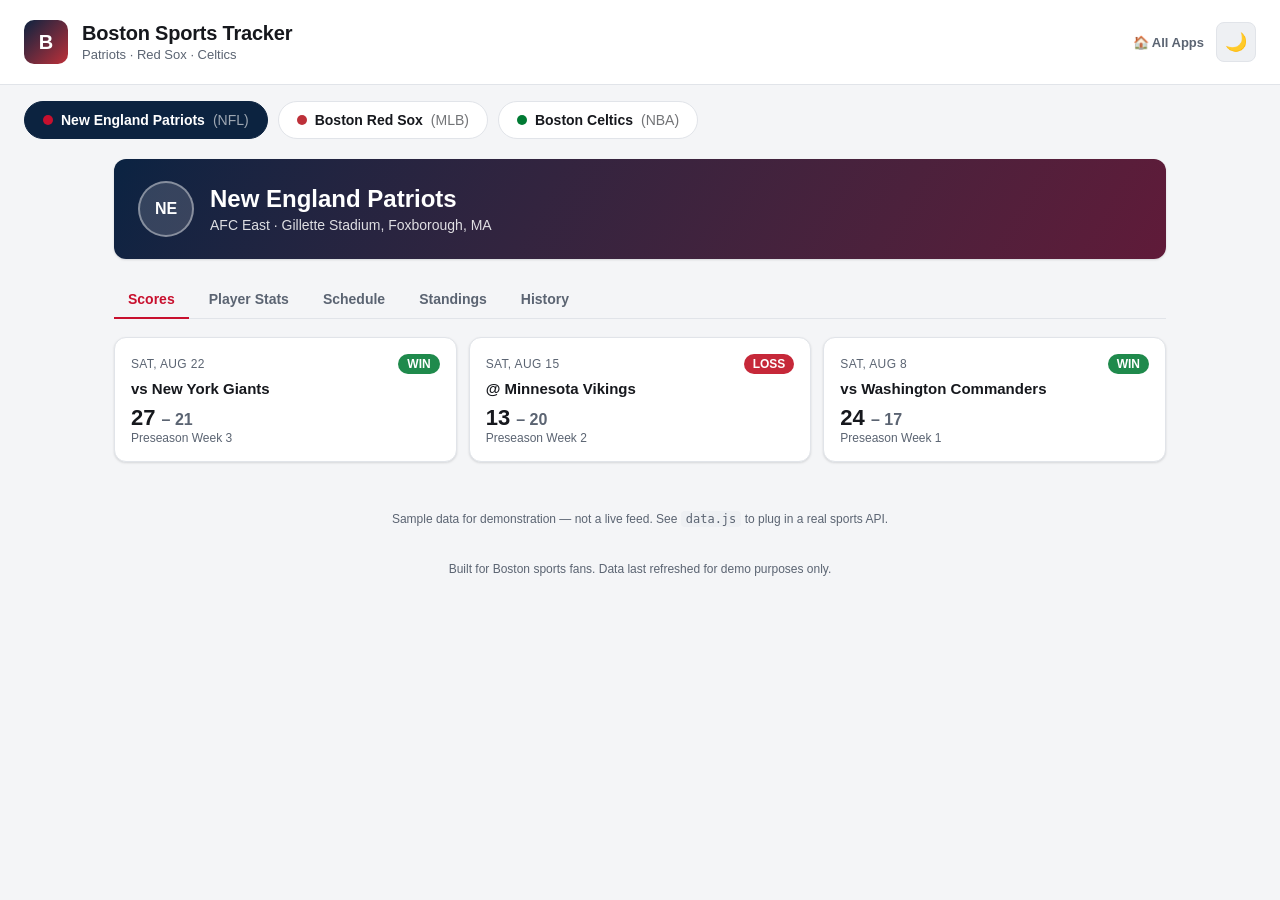
<file: index.html>
<!DOCTYPE html>
<html lang="en">
<head>
<meta charset="UTF-8" />
<meta name="viewport" content="width=device-width, initial-scale=1.0" />
<title>Boston Sports Tracker</title>
<link rel="stylesheet" href="styles.css" />
</head>
<body>

<header class="site-header">
  <div class="brand">
    <span class="brand-mark">B</span>
    <div>
      <h1>Boston Sports Tracker</h1>
      <p class="tagline">Patriots · Red Sox · Celtics</p>
    </div>
  </div>
  <div class="header-actions">
    <a class="back-link" href="home.html">🏠 All Apps</a>
    <button id="theme-toggle" class="theme-toggle" aria-label="Toggle dark mode" title="Toggle dark mode">🌙</button>
  </div>
</header>

<nav class="team-nav" id="team-nav" role="tablist" aria-label="Select team"></nav>

<main id="team-panel"></main>

<div class="demo-banner">
  Sample data for demonstration — not a live feed. See <code>data.js</code> to plug in a real sports API.
</div>

<footer class="site-footer">
  <p>Built for Boston sports fans. Data last refreshed for demo purposes only.</p>
</footer>

<script src="data.js"></script>
<script src="app.js"></script>
</body>
</html>
</file>
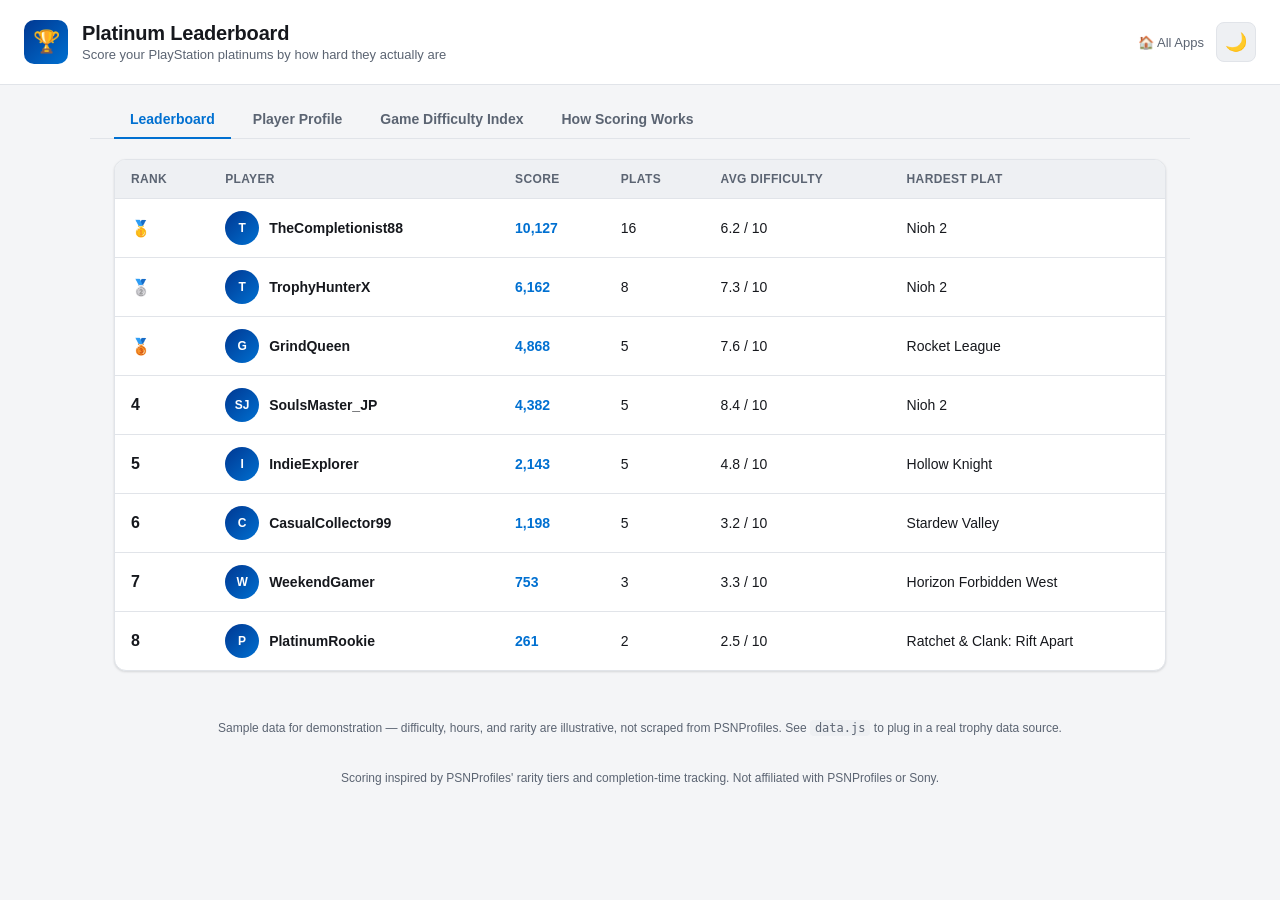
<file: platinum-leaderboard/index.html>
<!DOCTYPE html>
<html lang="en">
<head>
<meta charset="UTF-8" />
<meta name="viewport" content="width=device-width, initial-scale=1.0" />
<title>Platinum Leaderboard</title>
<link rel="stylesheet" href="styles.css" />
</head>
<body>

<header class="site-header">
  <div class="brand">
    <span class="brand-mark">🏆</span>
    <div>
      <h1>Platinum Leaderboard</h1>
      <p class="tagline">Score your PlayStation platinums by how hard they actually are</p>
    </div>
  </div>
  <div class="header-actions">
    <a class="back-link" href="../home.html">🏠 All Apps</a>
    <button id="theme-toggle" class="theme-toggle" aria-label="Toggle dark mode" title="Toggle dark mode">🌙</button>
  </div>
</header>

<nav class="main-nav" id="main-nav" role="tablist" aria-label="Select section"></nav>

<main id="panel"></main>

<div class="demo-banner">
  Sample data for demonstration — difficulty, hours, and rarity are illustrative, not scraped from PSNProfiles.
  See <code>data.js</code> to plug in a real trophy data source.
</div>

<footer class="site-footer">
  <p>Scoring inspired by PSNProfiles' rarity tiers and completion-time tracking. Not affiliated with PSNProfiles or Sony.</p>
</footer>

<script src="data.js"></script>
<script src="app.js"></script>
</body>
</html>
</file>
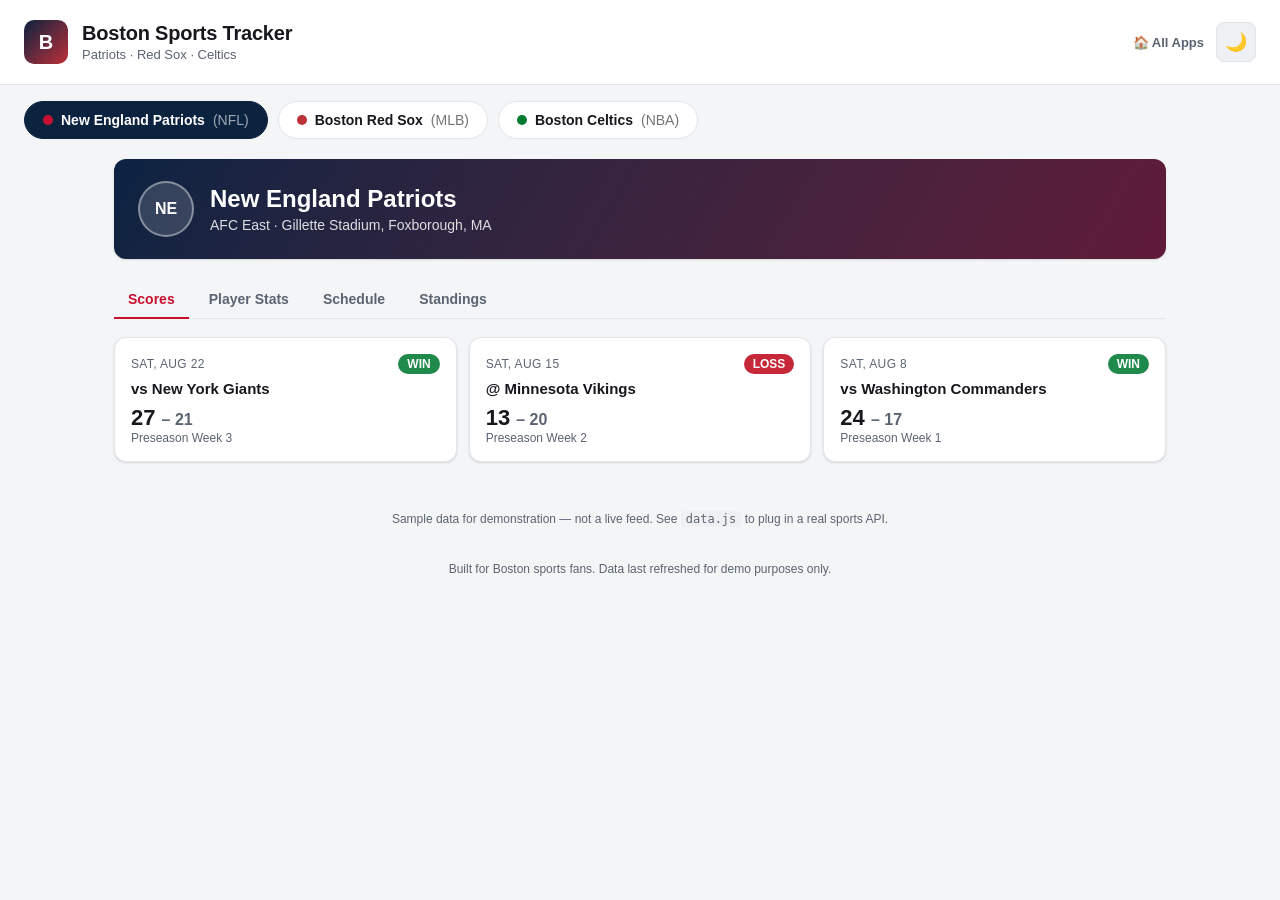
<file: sports-tracker/index.html>
<!DOCTYPE html>
<html lang="en">
<head>
<meta charset="UTF-8" />
<meta name="viewport" content="width=device-width, initial-scale=1.0" />
<title>Boston Sports Tracker</title>
<link rel="stylesheet" href="styles.css" />
</head>
<body>

<header class="site-header">
  <div class="brand">
    <span class="brand-mark">B</span>
    <div>
      <h1>Boston Sports Tracker</h1>
      <p class="tagline">Patriots · Red Sox · Celtics</p>
    </div>
  </div>
  <div class="header-actions">
    <a class="back-link" href="../home.html">🏠 All Apps</a>
    <button id="theme-toggle" class="theme-toggle" aria-label="Toggle dark mode" title="Toggle dark mode">🌙</button>
  </div>
</header>

<nav class="team-nav" id="team-nav" role="tablist" aria-label="Select team"></nav>

<main id="team-panel"></main>

<div class="demo-banner">
  Sample data for demonstration — not a live feed. See <code>data.js</code> to plug in a real sports API.
</div>

<footer class="site-footer">
  <p>Built for Boston sports fans. Data last refreshed for demo purposes only.</p>
</footer>

<script src="data.js"></script>
<script src="app.js"></script>
</body>
</html>
</file>
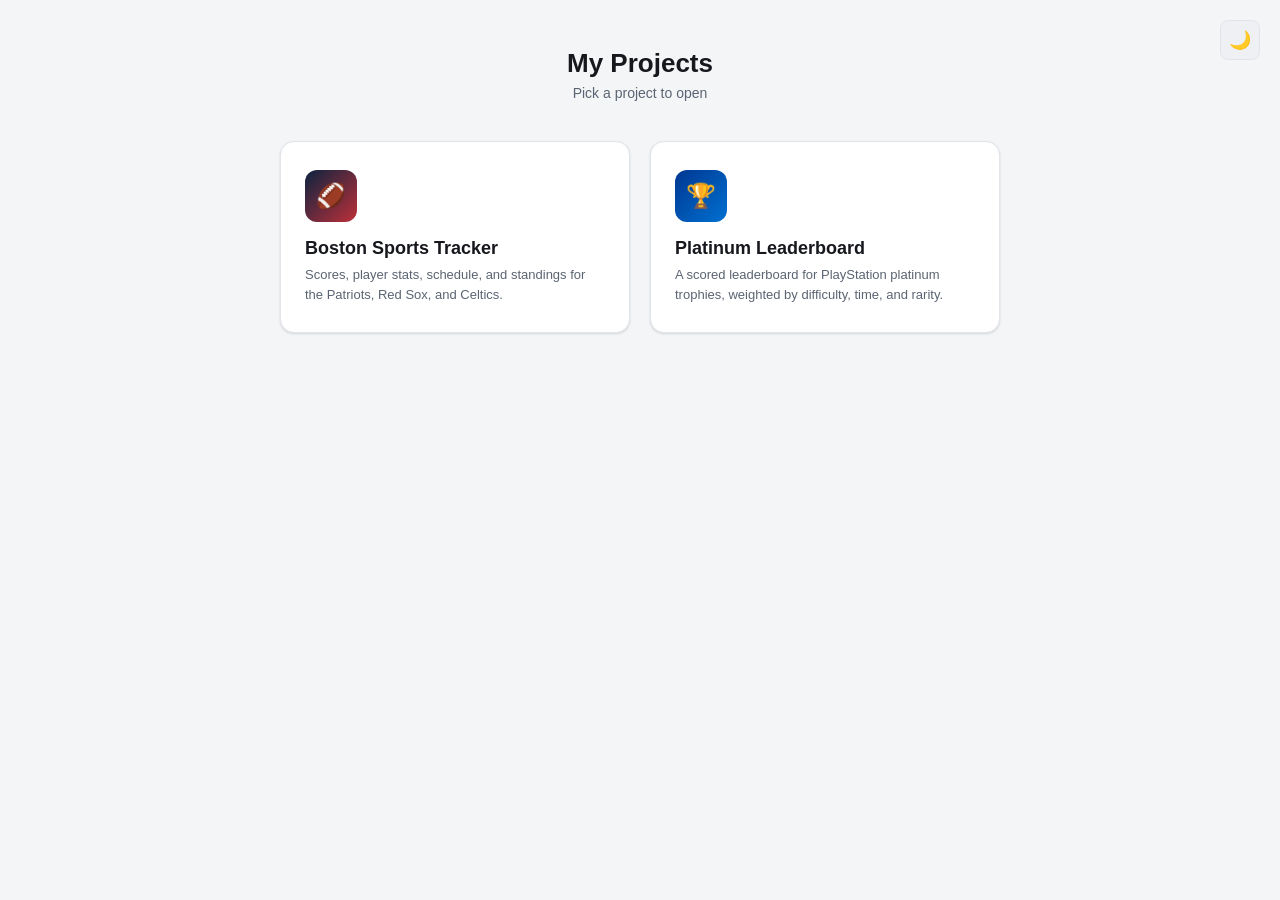
<file: home.html>
<!DOCTYPE html>
<html lang="en">
<head>
<meta charset="UTF-8" />
<meta name="viewport" content="width=device-width, initial-scale=1.0" />
<title>App Hub</title>
<style>
  :root {
    --bg: #f4f5f7;
    --surface: #ffffff;
    --surface-2: #eef0f3;
    --text: #16181d;
    --text-muted: #5b6472;
    --border: #e1e4e9;
    --shadow: 0 1px 3px rgba(16, 20, 30, 0.08), 0 1px 2px rgba(16, 20, 30, 0.06);
    --radius: 14px;
    --font: -apple-system, BlinkMacSystemFont, "Segoe UI", Roboto, Helvetica, Arial, sans-serif;
  }
  [data-theme="dark"] {
    --bg: #0f1115;
    --surface: #171a21;
    --surface-2: #1e222b;
    --text: #eef1f6;
    --text-muted: #9aa3b2;
    --border: #2a2f3a;
    --shadow: 0 1px 3px rgba(0, 0, 0, 0.4), 0 1px 2px rgba(0, 0, 0, 0.3);
  }
  * { box-sizing: border-box; }
  body {
    margin: 0;
    min-height: 100vh;
    font-family: var(--font);
    background: var(--bg);
    color: var(--text);
    transition: background 0.2s ease, color 0.2s ease;
    display: flex;
    flex-direction: column;
    align-items: center;
    padding: 48px 20px;
  }
  .theme-toggle {
    position: fixed;
    top: 20px;
    right: 20px;
    border: 1px solid var(--border);
    background: var(--surface-2);
    color: var(--text);
    border-radius: 8px;
    width: 40px;
    height: 40px;
    font-size: 18px;
    cursor: pointer;
  }
  .theme-toggle:hover { background: var(--border); }
  h1 { margin: 0 0 6px; font-size: 26px; text-align: center; }
  .subtitle { margin: 0 0 40px; color: var(--text-muted); text-align: center; font-size: 14px; }
  .grid {
    display: grid;
    grid-template-columns: repeat(auto-fit, minmax(260px, 1fr));
    gap: 20px;
    max-width: 720px;
    width: 100%;
  }
  .app-card {
    display: block;
    text-decoration: none;
    color: inherit;
    background: var(--surface);
    border: 1px solid var(--border);
    border-radius: var(--radius);
    box-shadow: var(--shadow);
    padding: 28px 24px;
    transition: transform 0.15s ease, box-shadow 0.15s ease;
  }
  .app-card:hover { transform: translateY(-3px); box-shadow: 0 8px 20px rgba(0,0,0,0.12); }
  .app-icon {
    width: 52px;
    height: 52px;
    border-radius: 12px;
    display: flex;
    align-items: center;
    justify-content: center;
    font-size: 24px;
    color: #fff;
    margin-bottom: 16px;
  }
  .app-card h2 { margin: 0 0 6px; font-size: 18px; }
  .app-card p { margin: 0; font-size: 13px; color: var(--text-muted); line-height: 1.5; }
</style>
</head>
<body>

<button id="theme-toggle" class="theme-toggle" aria-label="Toggle dark mode" title="Toggle dark mode">🌙</button>

<h1>My Projects</h1>
<p class="subtitle">Pick a project to open</p>

<div class="grid" id="project-grid"></div>

<script src="projects.js"></script>
<script>
  const grid = document.getElementById("project-grid");
  PROJECTS.forEach(p => {
    const card = document.createElement("a");
    card.className = "app-card";
    card.href = p.path;
    card.innerHTML = `
      <div class="app-icon" style="background: linear-gradient(135deg, ${p.gradient[0]}, ${p.gradient[1]})">${p.icon}</div>
      <h2>${p.title}</h2>
      <p>${p.description}</p>
    `;
    grid.appendChild(card);
  });

  function applyTheme(theme) {
    document.documentElement.setAttribute("data-theme", theme);
    document.getElementById("theme-toggle").textContent = theme === "dark" ? "☀️" : "🌙";
    localStorage.setItem("hub-theme", theme);
  }
  const saved = localStorage.getItem("hub-theme");
  const prefersDark = window.matchMedia("(prefers-color-scheme: dark)").matches;
  applyTheme(saved || (prefersDark ? "dark" : "light"));
  document.getElementById("theme-toggle").addEventListener("click", () => {
    const current = document.documentElement.getAttribute("data-theme");
    applyTheme(current === "dark" ? "light" : "dark");
  });
</script>
</body>
</html>
</file>
<file: styles.css>
:root {
  --bg: #f4f5f7;
  --surface: #ffffff;
  --surface-2: #eef0f3;
  --text: #16181d;
  --text-muted: #5b6472;
  --border: #e1e4e9;
  --shadow: 0 1px 3px rgba(16, 20, 30, 0.08), 0 1px 2px rgba(16, 20, 30, 0.06);
  --win: #1f8a4c;
  --loss: #c62839;
  --radius: 12px;
  --team-color: #0c2340;
  --team-accent: #bd3039;
  --font: -apple-system, BlinkMacSystemFont, "Segoe UI", Roboto, Helvetica, Arial, sans-serif;
}

[data-theme="dark"] {
  --bg: #0f1115;
  --surface: #171a21;
  --surface-2: #1e222b;
  --text: #eef1f6;
  --text-muted: #9aa3b2;
  --border: #2a2f3a;
  --shadow: 0 1px 3px rgba(0, 0, 0, 0.4), 0 1px 2px rgba(0, 0, 0, 0.3);
  --win: #35c37a;
  --loss: #ef5164;
}

* { box-sizing: border-box; }

body {
  margin: 0;
  font-family: var(--font);
  background: var(--bg);
  color: var(--text);
  transition: background 0.2s ease, color 0.2s ease;
  min-height: 100vh;
}

.site-header {
  display: flex;
  align-items: center;
  justify-content: space-between;
  padding: 20px 24px;
  border-bottom: 1px solid var(--border);
  background: var(--surface);
  gap: 16px;
  flex-wrap: wrap;
}

.header-actions {
  display: flex;
  align-items: center;
  gap: 12px;
}

.back-link {
  font-size: 13px;
  font-weight: 600;
  color: var(--text-muted);
  text-decoration: none;
}
.back-link:hover { color: var(--text); }

.brand {
  display: flex;
  align-items: center;
  gap: 14px;
}

.brand-mark {
  width: 44px;
  height: 44px;
  border-radius: 10px;
  background: linear-gradient(135deg, #0c2340, #bd3039);
  color: #fff;
  display: flex;
  align-items: center;
  justify-content: center;
  font-weight: 800;
  font-size: 20px;
  flex-shrink: 0;
}

.brand h1 {
  margin: 0;
  font-size: 20px;
  letter-spacing: -0.01em;
}

.tagline {
  margin: 2px 0 0;
  font-size: 13px;
  color: var(--text-muted);
}

.theme-toggle {
  border: 1px solid var(--border);
  background: var(--surface-2);
  color: var(--text);
  border-radius: 8px;
  width: 40px;
  height: 40px;
  font-size: 18px;
  cursor: pointer;
  transition: transform 0.15s ease, background 0.2s ease;
}
.theme-toggle:hover { background: var(--border); }
.theme-toggle:active { transform: scale(0.94); }

.team-nav {
  display: flex;
  gap: 10px;
  padding: 16px 24px 0;
  flex-wrap: wrap;
}

.team-btn {
  border: 1px solid var(--border);
  background: var(--surface);
  color: var(--text);
  padding: 10px 18px;
  border-radius: 999px;
  font-size: 14px;
  font-weight: 600;
  cursor: pointer;
  display: flex;
  align-items: center;
  gap: 8px;
  transition: background 0.15s ease, color 0.15s ease, border-color 0.15s ease;
}

.team-btn .dot {
  width: 10px;
  height: 10px;
  border-radius: 50%;
}

.team-btn[aria-selected="true"] {
  background: var(--team-color);
  border-color: var(--team-color);
  color: #fff;
}

.team-btn:hover:not([aria-selected="true"]) {
  background: var(--surface-2);
}

main {
  padding: 20px 24px 40px;
  max-width: 1100px;
  margin: 0 auto;
}

.team-hero {
  display: flex;
  align-items: center;
  gap: 16px;
  padding: 22px 24px;
  border-radius: var(--radius);
  color: #fff;
  margin-bottom: 22px;
  background: linear-gradient(120deg, var(--team-color), color-mix(in srgb, var(--team-color) 55%, var(--team-accent)));
  box-shadow: var(--shadow);
}

.team-hero .logo {
  width: 56px;
  height: 56px;
  border-radius: 50%;
  background: rgba(255,255,255,0.15);
  border: 2px solid rgba(255,255,255,0.4);
  display: flex;
  align-items: center;
  justify-content: center;
  font-weight: 800;
  font-size: 16px;
  flex-shrink: 0;
}

.team-hero h2 { margin: 0 0 4px; font-size: 24px; }
.team-hero p { margin: 0; opacity: 0.85; font-size: 14px; }

.section-tabs {
  display: flex;
  gap: 6px;
  border-bottom: 1px solid var(--border);
  margin-bottom: 18px;
  flex-wrap: wrap;
}

.section-tab {
  border: none;
  background: transparent;
  color: var(--text-muted);
  padding: 10px 14px;
  font-size: 14px;
  font-weight: 600;
  cursor: pointer;
  border-bottom: 2px solid transparent;
  margin-bottom: -1px;
}

.section-tab[aria-selected="true"] {
  color: var(--team-accent);
  border-bottom-color: var(--team-accent);
}

.section-tab:hover:not([aria-selected="true"]) {
  color: var(--text);
}

.card-grid {
  display: grid;
  grid-template-columns: repeat(auto-fill, minmax(260px, 1fr));
  gap: 12px;
}

.card {
  background: var(--surface);
  border: 1px solid var(--border);
  border-radius: var(--radius);
  padding: 16px;
  box-shadow: var(--shadow);
}

.card-row {
  display: flex;
  justify-content: space-between;
  align-items: center;
  gap: 10px;
}

.card .date {
  font-size: 12px;
  color: var(--text-muted);
  text-transform: uppercase;
  letter-spacing: 0.03em;
}

.card .opponent {
  font-size: 15px;
  font-weight: 700;
  margin: 6px 0 2px;
}

.card .meta {
  font-size: 12px;
  color: var(--text-muted);
}

.result-badge {
  font-size: 12px;
  font-weight: 800;
  padding: 3px 9px;
  border-radius: 999px;
  color: #fff;
  flex-shrink: 0;
}
.result-badge.W { background: var(--win); }
.result-badge.L { background: var(--loss); }

.score-line {
  font-size: 22px;
  font-weight: 800;
  margin-top: 8px;
}

.score-line .opp-score { color: var(--text-muted); font-weight: 600; font-size: 16px; }

.player-card {
  display: flex;
  align-items: center;
  gap: 14px;
}

.player-avatar {
  width: 44px;
  height: 44px;
  border-radius: 50%;
  background: var(--team-color);
  color: #fff;
  display: flex;
  align-items: center;
  justify-content: center;
  font-weight: 800;
  font-size: 13px;
  flex-shrink: 0;
}

.player-name { font-weight: 700; font-size: 15px; }
.player-pos { font-size: 12px; color: var(--text-muted); margin-bottom: 4px; }
.player-stats { font-size: 13px; color: var(--text); }

.table-wrap {
  overflow-x: auto;
  background: var(--surface);
  border: 1px solid var(--border);
  border-radius: var(--radius);
  box-shadow: var(--shadow);
}

table {
  width: 100%;
  border-collapse: collapse;
  font-size: 14px;
  min-width: 480px;
}

th, td {
  text-align: left;
  padding: 12px 16px;
  border-bottom: 1px solid var(--border);
  white-space: nowrap;
}

th {
  font-size: 12px;
  text-transform: uppercase;
  letter-spacing: 0.03em;
  color: var(--text-muted);
  background: var(--surface-2);
}

tr:last-child td { border-bottom: none; }

tr.highlight td { background: color-mix(in srgb, var(--team-accent) 12%, transparent); font-weight: 700; }

.standings-note {
  font-size: 12px;
  color: var(--text-muted);
  padding: 10px 16px;
}

.demo-banner {
  text-align: center;
  font-size: 12px;
  color: var(--text-muted);
  padding: 10px 16px 0;
}

.demo-banner code {
  background: var(--surface-2);
  padding: 1px 5px;
  border-radius: 4px;
}

.site-footer {
  text-align: center;
  padding: 24px;
  font-size: 12px;
  color: var(--text-muted);
}

@media (max-width: 520px) {
  .site-header { padding: 16px; }
  main { padding: 16px 16px 32px; }
  .team-nav { padding: 14px 16px 0; }
}
</file>
<file: platinum-leaderboard/styles.css>
:root {
  --bg: #f4f5f7;
  --surface: #ffffff;
  --surface-2: #eef0f3;
  --text: #16181d;
  --text-muted: #5b6472;
  --border: #e1e4e9;
  --shadow: 0 1px 3px rgba(16, 20, 30, 0.08), 0 1px 2px rgba(16, 20, 30, 0.06);
  --radius: 12px;
  --ps-blue: #0070d1;
  --ps-blue-dark: #003791;
  --gold: #d4af37;
  --font: -apple-system, BlinkMacSystemFont, "Segoe UI", Roboto, Helvetica, Arial, sans-serif;
}

[data-theme="dark"] {
  --bg: #0f1115;
  --surface: #171a21;
  --surface-2: #1e222b;
  --text: #eef1f6;
  --text-muted: #9aa3b2;
  --border: #2a2f3a;
  --shadow: 0 1px 3px rgba(0, 0, 0, 0.4), 0 1px 2px rgba(0, 0, 0, 0.3);
}

* { box-sizing: border-box; }

body {
  margin: 0;
  font-family: var(--font);
  background: var(--bg);
  color: var(--text);
  transition: background 0.2s ease, color 0.2s ease;
  min-height: 100vh;
}

.site-header {
  display: flex;
  align-items: center;
  justify-content: space-between;
  padding: 20px 24px;
  border-bottom: 1px solid var(--border);
  background: var(--surface);
  gap: 16px;
  flex-wrap: wrap;
}

.brand {
  display: flex;
  align-items: center;
  gap: 14px;
}

.brand-mark {
  width: 44px;
  height: 44px;
  border-radius: 10px;
  background: linear-gradient(135deg, var(--ps-blue-dark), var(--ps-blue));
  color: #fff;
  display: flex;
  align-items: center;
  justify-content: center;
  font-size: 22px;
  flex-shrink: 0;
}

.brand h1 { margin: 0; font-size: 20px; letter-spacing: -0.01em; }
.tagline { margin: 2px 0 0; font-size: 13px; color: var(--text-muted); }

.header-actions { display: flex; align-items: center; gap: 12px; }

.back-link {
  font-size: 13px;
  color: var(--text-muted);
  text-decoration: none;
}
.back-link:hover { color: var(--ps-blue); }

.theme-toggle {
  border: 1px solid var(--border);
  background: var(--surface-2);
  color: var(--text);
  border-radius: 8px;
  width: 40px;
  height: 40px;
  font-size: 18px;
  cursor: pointer;
  transition: transform 0.15s ease, background 0.2s ease;
}
.theme-toggle:hover { background: var(--border); }
.theme-toggle:active { transform: scale(0.94); }

.main-nav {
  display: flex;
  gap: 6px;
  padding: 16px 24px 0;
  flex-wrap: wrap;
  border-bottom: 1px solid var(--border);
  max-width: 1100px;
  margin: 0 auto;
}

.nav-tab {
  border: none;
  background: transparent;
  color: var(--text-muted);
  padding: 10px 16px;
  font-size: 14px;
  font-weight: 600;
  cursor: pointer;
  border-bottom: 2px solid transparent;
  margin-bottom: -1px;
}
.nav-tab[aria-selected="true"] { color: var(--ps-blue); border-bottom-color: var(--ps-blue); }
.nav-tab:hover:not([aria-selected="true"]) { color: var(--text); }

main {
  padding: 20px 24px 40px;
  max-width: 1100px;
  margin: 0 auto;
}

.table-wrap {
  overflow-x: auto;
  background: var(--surface);
  border: 1px solid var(--border);
  border-radius: var(--radius);
  box-shadow: var(--shadow);
}

table { width: 100%; border-collapse: collapse; font-size: 14px; min-width: 620px; }

th, td { text-align: left; padding: 12px 16px; border-bottom: 1px solid var(--border); white-space: nowrap; }

th {
  font-size: 12px;
  text-transform: uppercase;
  letter-spacing: 0.03em;
  color: var(--text-muted);
  background: var(--surface-2);
}

tr:last-child td { border-bottom: none; }

.leaderboard-row { cursor: pointer; transition: background 0.15s ease; }
.leaderboard-row:hover { background: var(--surface-2); }

.rank { font-weight: 800; font-size: 16px; }

.player-cell { display: flex; align-items: center; gap: 10px; }

.player-avatar {
  width: 34px;
  height: 34px;
  border-radius: 50%;
  background: linear-gradient(135deg, var(--ps-blue-dark), var(--ps-blue));
  color: #fff;
  display: flex;
  align-items: center;
  justify-content: center;
  font-weight: 800;
  font-size: 12px;
  flex-shrink: 0;
}
.player-avatar.large { width: 64px; height: 64px; font-size: 20px; }

.player-id { font-weight: 700; }

.score-cell { font-weight: 800; color: var(--ps-blue); }

.standings-note { font-size: 12px; color: var(--text-muted); padding: 10px 16px; }

.player-picker { display: flex; gap: 8px; flex-wrap: wrap; margin-bottom: 18px; }

.player-chip {
  border: 1px solid var(--border);
  background: var(--surface);
  color: var(--text);
  padding: 8px 14px;
  border-radius: 999px;
  font-size: 13px;
  font-weight: 600;
  cursor: pointer;
}
.player-chip[aria-selected="true"] { background: var(--ps-blue); border-color: var(--ps-blue); color: #fff; }
.player-chip:hover:not([aria-selected="true"]) { background: var(--surface-2); }

.profile-hero {
  display: flex;
  align-items: center;
  gap: 20px;
  padding: 22px 24px;
  border-radius: var(--radius);
  color: #fff;
  margin-bottom: 22px;
  background: linear-gradient(120deg, var(--ps-blue-dark), var(--ps-blue));
  box-shadow: var(--shadow);
}
.profile-hero h2 { margin: 0 0 4px; font-size: 22px; }
.profile-hero p { margin: 0 0 12px; opacity: 0.85; font-size: 13px; }

.profile-stat-row { display: flex; gap: 24px; flex-wrap: wrap; }
.profile-stat { display: flex; flex-direction: column; }
.profile-stat .stat-value { font-size: 20px; font-weight: 800; }
.profile-stat .stat-label { font-size: 11px; text-transform: uppercase; letter-spacing: 0.03em; opacity: 0.8; }

.card-grid {
  display: grid;
  grid-template-columns: repeat(auto-fill, minmax(280px, 1fr));
  gap: 12px;
}

.card {
  background: var(--surface);
  border: 1px solid var(--border);
  border-radius: var(--radius);
  padding: 16px;
  box-shadow: var(--shadow);
}

.card-row { display: flex; justify-content: space-between; align-items: center; gap: 10px; }

.plat-title { font-size: 15px; font-weight: 700; }

.score-badge {
  font-size: 12px;
  font-weight: 800;
  padding: 3px 9px;
  border-radius: 999px;
  color: #fff;
  background: var(--ps-blue);
  flex-shrink: 0;
}

.meta { font-size: 12px; color: var(--text-muted); margin-top: 4px; }

.tag-row { display: flex; gap: 6px; flex-wrap: wrap; margin-top: 10px; }

.tag {
  font-size: 11px;
  font-weight: 700;
  padding: 4px 8px;
  border-radius: 6px;
  background: var(--surface-2);
  color: var(--text-muted);
}

.tag.rarity-common { background: color-mix(in srgb, #8a9199 20%, transparent); color: #6b7280; }
.tag.rarity-uncommon { background: color-mix(in srgb, #1f8a4c 20%, transparent); color: #1f8a4c; }
.tag.rarity-rare { background: color-mix(in srgb, #0070d1 20%, transparent); color: #0070d1; }
.tag.rarity-very-rare { background: color-mix(in srgb, #7c3aed 20%, transparent); color: #7c3aed; }
.tag.rarity-ultra-rare { background: color-mix(in srgb, var(--gold) 25%, transparent); color: #a8801f; }

.about-content { display: flex; flex-direction: column; gap: 16px; }
.about-content .card h2 { margin-top: 0; }
.about-content .formula {
  font-family: ui-monospace, SFMono-Regular, Menlo, monospace;
  font-size: 16px;
  font-weight: 700;
  background: var(--surface-2);
  padding: 12px 16px;
  border-radius: 8px;
  display: inline-block;
}

.demo-banner { text-align: center; font-size: 12px; color: var(--text-muted); padding: 10px 16px 0; }
.demo-banner code { background: var(--surface-2); padding: 1px 5px; border-radius: 4px; }

.site-footer { text-align: center; padding: 24px; font-size: 12px; color: var(--text-muted); }

@media (max-width: 520px) {
  .site-header { padding: 16px; }
  main { padding: 16px 16px 32px; }
  .main-nav { padding: 14px 16px 0; }
}
</file>
<file: sports-tracker/styles.css>
:root {
  --bg: #f4f5f7;
  --surface: #ffffff;
  --surface-2: #eef0f3;
  --text: #16181d;
  --text-muted: #5b6472;
  --border: #e1e4e9;
  --shadow: 0 1px 3px rgba(16, 20, 30, 0.08), 0 1px 2px rgba(16, 20, 30, 0.06);
  --win: #1f8a4c;
  --loss: #c62839;
  --radius: 12px;
  --team-color: #0c2340;
  --team-accent: #bd3039;
  --font: -apple-system, BlinkMacSystemFont, "Segoe UI", Roboto, Helvetica, Arial, sans-serif;
}

[data-theme="dark"] {
  --bg: #0f1115;
  --surface: #171a21;
  --surface-2: #1e222b;
  --text: #eef1f6;
  --text-muted: #9aa3b2;
  --border: #2a2f3a;
  --shadow: 0 1px 3px rgba(0, 0, 0, 0.4), 0 1px 2px rgba(0, 0, 0, 0.3);
  --win: #35c37a;
  --loss: #ef5164;
}

* { box-sizing: border-box; }

body {
  margin: 0;
  font-family: var(--font);
  background: var(--bg);
  color: var(--text);
  transition: background 0.2s ease, color 0.2s ease;
  min-height: 100vh;
}

.site-header {
  display: flex;
  align-items: center;
  justify-content: space-between;
  padding: 20px 24px;
  border-bottom: 1px solid var(--border);
  background: var(--surface);
  gap: 16px;
  flex-wrap: wrap;
}

.header-actions {
  display: flex;
  align-items: center;
  gap: 12px;
}

.back-link {
  font-size: 13px;
  font-weight: 600;
  color: var(--text-muted);
  text-decoration: none;
}
.back-link:hover { color: var(--text); }

.brand {
  display: flex;
  align-items: center;
  gap: 14px;
}

.brand-mark {
  width: 44px;
  height: 44px;
  border-radius: 10px;
  background: linear-gradient(135deg, #0c2340, #bd3039);
  color: #fff;
  display: flex;
  align-items: center;
  justify-content: center;
  font-weight: 800;
  font-size: 20px;
  flex-shrink: 0;
}

.brand h1 {
  margin: 0;
  font-size: 20px;
  letter-spacing: -0.01em;
}

.tagline {
  margin: 2px 0 0;
  font-size: 13px;
  color: var(--text-muted);
}

.theme-toggle {
  border: 1px solid var(--border);
  background: var(--surface-2);
  color: var(--text);
  border-radius: 8px;
  width: 40px;
  height: 40px;
  font-size: 18px;
  cursor: pointer;
  transition: transform 0.15s ease, background 0.2s ease;
}
.theme-toggle:hover { background: var(--border); }
.theme-toggle:active { transform: scale(0.94); }

.team-nav {
  display: flex;
  gap: 10px;
  padding: 16px 24px 0;
  flex-wrap: wrap;
}

.team-btn {
  border: 1px solid var(--border);
  background: var(--surface);
  color: var(--text);
  padding: 10px 18px;
  border-radius: 999px;
  font-size: 14px;
  font-weight: 600;
  cursor: pointer;
  display: flex;
  align-items: center;
  gap: 8px;
  transition: background 0.15s ease, color 0.15s ease, border-color 0.15s ease;
}

.team-btn .dot {
  width: 10px;
  height: 10px;
  border-radius: 50%;
}

.team-btn[aria-selected="true"] {
  background: var(--team-color);
  border-color: var(--team-color);
  color: #fff;
}

.team-btn:hover:not([aria-selected="true"]) {
  background: var(--surface-2);
}

main {
  padding: 20px 24px 40px;
  max-width: 1100px;
  margin: 0 auto;
}

.team-hero {
  display: flex;
  align-items: center;
  gap: 16px;
  padding: 22px 24px;
  border-radius: var(--radius);
  color: #fff;
  margin-bottom: 22px;
  background: linear-gradient(120deg, var(--team-color), color-mix(in srgb, var(--team-color) 55%, var(--team-accent)));
  box-shadow: var(--shadow);
}

.team-hero .logo {
  width: 56px;
  height: 56px;
  border-radius: 50%;
  background: rgba(255,255,255,0.15);
  border: 2px solid rgba(255,255,255,0.4);
  display: flex;
  align-items: center;
  justify-content: center;
  font-weight: 800;
  font-size: 16px;
  flex-shrink: 0;
}

.team-hero h2 { margin: 0 0 4px; font-size: 24px; }
.team-hero p { margin: 0; opacity: 0.85; font-size: 14px; }

.section-tabs {
  display: flex;
  gap: 6px;
  border-bottom: 1px solid var(--border);
  margin-bottom: 18px;
  flex-wrap: wrap;
}

.section-tab {
  border: none;
  background: transparent;
  color: var(--text-muted);
  padding: 10px 14px;
  font-size: 14px;
  font-weight: 600;
  cursor: pointer;
  border-bottom: 2px solid transparent;
  margin-bottom: -1px;
}

.section-tab[aria-selected="true"] {
  color: var(--team-accent);
  border-bottom-color: var(--team-accent);
}

.section-tab:hover:not([aria-selected="true"]) {
  color: var(--text);
}

.card-grid {
  display: grid;
  grid-template-columns: repeat(auto-fill, minmax(260px, 1fr));
  gap: 12px;
}

.card {
  background: var(--surface);
  border: 1px solid var(--border);
  border-radius: var(--radius);
  padding: 16px;
  box-shadow: var(--shadow);
}

.card-row {
  display: flex;
  justify-content: space-between;
  align-items: center;
  gap: 10px;
}

.card .date {
  font-size: 12px;
  color: var(--text-muted);
  text-transform: uppercase;
  letter-spacing: 0.03em;
}

.card .opponent {
  font-size: 15px;
  font-weight: 700;
  margin: 6px 0 2px;
}

.card .meta {
  font-size: 12px;
  color: var(--text-muted);
}

.result-badge {
  font-size: 12px;
  font-weight: 800;
  padding: 3px 9px;
  border-radius: 999px;
  color: #fff;
  flex-shrink: 0;
}
.result-badge.W { background: var(--win); }
.result-badge.L { background: var(--loss); }

.score-line {
  font-size: 22px;
  font-weight: 800;
  margin-top: 8px;
}

.score-line .opp-score { color: var(--text-muted); font-weight: 600; font-size: 16px; }

.player-card {
  display: flex;
  align-items: center;
  gap: 14px;
}

.player-avatar {
  width: 44px;
  height: 44px;
  border-radius: 50%;
  background: var(--team-color);
  color: #fff;
  display: flex;
  align-items: center;
  justify-content: center;
  font-weight: 800;
  font-size: 13px;
  flex-shrink: 0;
}

.player-name { font-weight: 700; font-size: 15px; }
.player-pos { font-size: 12px; color: var(--text-muted); margin-bottom: 4px; }
.player-stats { font-size: 13px; color: var(--text); }

.table-wrap {
  overflow-x: auto;
  background: var(--surface);
  border: 1px solid var(--border);
  border-radius: var(--radius);
  box-shadow: var(--shadow);
}

table {
  width: 100%;
  border-collapse: collapse;
  font-size: 14px;
  min-width: 480px;
}

th, td {
  text-align: left;
  padding: 12px 16px;
  border-bottom: 1px solid var(--border);
  white-space: nowrap;
}

th {
  font-size: 12px;
  text-transform: uppercase;
  letter-spacing: 0.03em;
  color: var(--text-muted);
  background: var(--surface-2);
}

tr:last-child td { border-bottom: none; }

tr.highlight td { background: color-mix(in srgb, var(--team-accent) 12%, transparent); font-weight: 700; }

.standings-note {
  font-size: 12px;
  color: var(--text-muted);
  padding: 10px 16px;
}

.demo-banner {
  text-align: center;
  font-size: 12px;
  color: var(--text-muted);
  padding: 10px 16px 0;
}

.demo-banner code {
  background: var(--surface-2);
  padding: 1px 5px;
  border-radius: 4px;
}

.site-footer {
  text-align: center;
  padding: 24px;
  font-size: 12px;
  color: var(--text-muted);
}

@media (max-width: 520px) {
  .site-header { padding: 16px; }
  main { padding: 16px 16px 32px; }
  .team-nav { padding: 14px 16px 0; }
}
</file>
